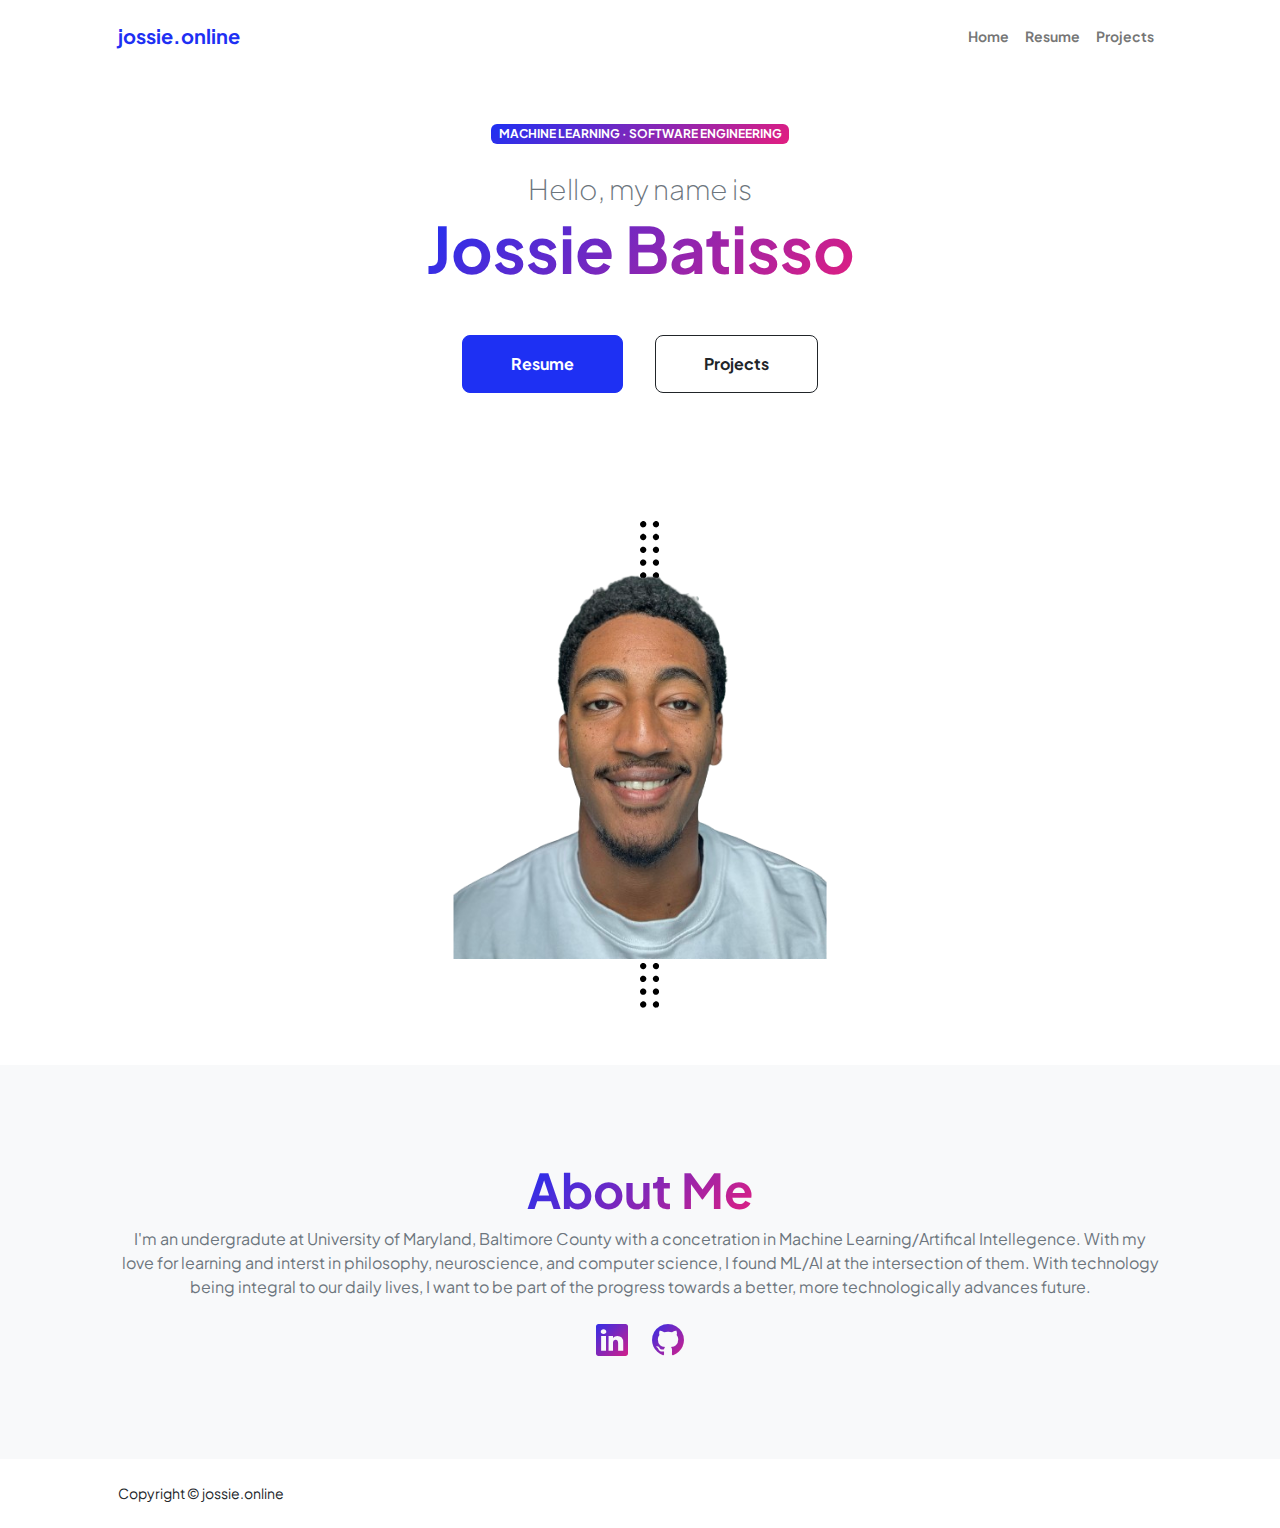
<file: index.html>
<!DOCTYPE html>
<html lang="en">
    <head>
        <meta charset="utf-8" />
        <meta name="viewport" content="width=device-width, initial-scale=1, shrink-to-fit=no" />
        <meta name="description" content="" />
        <meta name="author" content="" />
        <title>jossie.online</title>
        <!-- Favicon-->
        <link rel="icon" type="image/x-icon" href="assets/Daniel.jpg" />
        <!-- Custom Google font-->
        <link rel="preconnect" href="https://fonts.googleapis.com" />
        <link rel="preconnect" href="https://fonts.gstatic.com" crossorigin />
        <link href="https://fonts.googleapis.com/css2?family=Plus+Jakarta+Sans:wght@100;200;300;400;500;600;700;800;900&amp;display=swap" rel="stylesheet" />
        <!-- Bootstrap icons-->
        <link href="https://cdn.jsdelivr.net/npm/bootstrap-icons@1.8.1/font/bootstrap-icons.css" rel="stylesheet" />
        <!-- Core theme CSS (includes Bootstrap)-->
        <link href="css/styles.css" rel="stylesheet" />
    </head>
    <body class="d-flex flex-column h-100">
        <main class="flex-shrink-0">
            <!-- Navigation-->
            <nav class="navbar navbar-expand-lg navbar-light bg-white py-3">
                <div class="container px-5">
                    <a class="navbar-brand" href="index.html"><span class="fw-bolder text-primary">jossie.online</span></a>
                    <button class="navbar-toggler" type="button" data-bs-toggle="collapse" data-bs-target="#navbarSupportedContent" aria-controls="navbarSupportedContent" aria-expanded="false" aria-label="Toggle navigation"><span class="navbar-toggler-icon"></span></button>
                    <div class="collapse navbar-collapse" id="navbarSupportedContent">
                        <ul class="navbar-nav ms-auto mb-2 mb-lg-0 small fw-bolder">
                            <li class="nav-item"><a class="nav-link" href="index.html">Home</a></li>
                            <li class="nav-item"><a class="nav-link" href="resume.html">Resume</a></li>
                            <li class="nav-item"><a class="nav-link" href="projects.html">Projects</a></li>
                        </ul>
                    </div>
                </div>
            </nav>
            <!-- Header-->
            <header class="py-5">
                <div class="container px-5 pb-5">
                    <div class="row gx-5 align-items-center">
                        <div class="col-xxl-5">
                            <!-- Header text content-->
                            <div class="text-center text-xxl-start">
                                <div class="badge bg-gradient-primary-to-secondary text-white mb-4"><div class="text-uppercase">Machine Learning &middot; Software Engineering </div></div>
                                <div class="fs-3 fw-light text-muted"> Hello, my name is </div>
                                <h1 class="display-3 fw-bolder mb-5"><span class="text-gradient d-inline">Jossie Batisso</span></h1>
                                <div class="d-grid gap-3 d-sm-flex justify-content-sm-center justify-content-xxl-start mb-3">
                                    <a class="btn btn-primary btn-lg px-5 py-3 me-sm-3 fs-6 fw-bolder" href="resume.html">Resume</a>
                                    <a class="btn btn-outline-dark btn-lg px-5 py-3 fs-6 fw-bolder" href="projects.html">Projects</a>
                                </div>
                            </div>
                        </div>
                        <div class="col-xxl-7">
                            <!-- Header profile picture-->
                            <div class="d-flex justify-content-center mt-5 mt-xxl-0">
                                <div class="profile bg-gradient-primary-to-secondary">
                                    <!-- TIP: For best results, use a photo with a transparent background like the demo example below-->
                                    <!-- Watch a tutorial on how to do this on YouTube (link)-->
                                    <img class="profile-img" src="assets/profile.png" alt="..." />
                                    <div class="dots-1">
                                        <!-- SVG Dots-->
                                        <svg version="1.1" xmlns="http://www.w3.org/2000/svg" xmlns:xlink="http://www.w3.org/1999/xlink" x="0px" y="0px" viewBox="0 0 191.6 1215.4" style="enable-background: new 0 0 191.6 1215.4" xml:space="preserve">
                                            <g transform="translate(0.000000,1280.000000) scale(0.100000,-0.100000)">
                                                <path d="M227.7,12788.6c-105-35-200-141-222-248c-43-206,163-412,369-369c155,32,275,190,260,339c-11,105-90,213-190,262        C383.7,12801.6,289.7,12808.6,227.7,12788.6z"></path>
                                                <path d="M1507.7,12788.6c-151-50-253-216-222-362c25-119,136-230,254-255c194-41,395,142,375,339c-11,105-90,213-190,262        C1663.7,12801.6,1569.7,12808.6,1507.7,12788.6z"></path>
                                                <path d="M227.7,11508.6c-105-35-200-141-222-248c-43-206,163-412,369-369c155,32,275,190,260,339c-11,105-90,213-190,262        C383.7,11521.6,289.7,11528.6,227.7,11508.6z"></path>
                                                <path d="M1507.7,11508.6c-151-50-253-216-222-362c25-119,136-230,254-255c194-41,395,142,375,339c-11,105-90,213-190,262        C1663.7,11521.6,1569.7,11528.6,1507.7,11508.6z"></path>
                                                <path d="M227.7,10228.6c-105-35-200-141-222-248c-43-206,163-412,369-369c155,32,275,190,260,339c-11,105-90,213-190,262        C383.7,10241.6,289.7,10248.6,227.7,10228.6z"></path>
                                                <path d="M1507.7,10228.6c-105-35-200-141-222-248c-43-206,163-412,369-369c155,32,275,190,260,339c-11,105-90,213-190,262        C1663.7,10241.6,1569.7,10248.6,1507.7,10228.6z"></path>
                                                <path d="M227.7,8948.6c-105-35-200-141-222-248c-43-206,163-412,369-369c155,32,275,190,260,339c-11,105-90,213-190,262        C383.7,8961.6,289.7,8968.6,227.7,8948.6z"></path>
                                                <path d="M1507.7,8948.6c-105-35-200-141-222-248c-43-206,163-412,369-369c155,32,275,190,260,339c-11,105-90,213-190,262        C1663.7,8961.6,1569.7,8968.6,1507.7,8948.6z"></path>
                                                <path d="M227.7,7668.6c-105-35-200-141-222-248c-43-206,163-412,369-369c155,32,275,190,260,339c-11,105-90,213-190,262        C383.7,7681.6,289.7,7688.6,227.7,7668.6z"></path>
                                                <path d="M1507.7,7668.6c-105-35-200-141-222-248c-43-206,163-412,369-369c155,32,275,190,260,339c-11,105-90,213-190,262        C1663.7,7681.6,1569.7,7688.6,1507.7,7668.6z"></path>
                                                <path d="M227.7,6388.6c-105-35-200-141-222-248c-43-206,163-412,369-369c155,32,275,190,260,339c-11,105-90,213-190,262        C383.7,6401.6,289.7,6408.6,227.7,6388.6z"></path>
                                                <path d="M1507.7,6388.6c-105-35-200-141-222-248c-43-206,163-412,369-369c155,32,275,190,260,339c-11,105-90,213-190,262        C1663.7,6401.6,1569.7,6408.6,1507.7,6388.6z"></path>
                                                <path d="M227.7,5108.6c-105-35-200-141-222-248c-43-206,163-412,369-369c155,32,275,190,260,339c-11,105-90,213-190,262        C383.7,5121.6,289.7,5128.6,227.7,5108.6z"></path>
                                                <path d="M1507.7,5108.6c-105-35-200-141-222-248c-43-206,163-412,369-369c155,32,275,190,260,339c-11,105-90,213-190,262        C1663.7,5121.6,1569.7,5128.6,1507.7,5108.6z"></path>
                                                <path d="M227.7,3828.6c-105-35-200-141-222-248c-43-206,163-412,369-369c155,32,275,190,260,339c-11,105-90,213-190,262        C383.7,3841.6,289.7,3848.6,227.7,3828.6z"></path>
                                                <path d="M1507.7,3828.6c-105-35-200-141-222-248c-43-206,163-412,369-369c155,32,275,190,260,339c-11,105-90,213-190,262        C1663.7,3841.6,1569.7,3848.6,1507.7,3828.6z"></path>
                                                <path d="M227.7,2548.6c-105-35-200-141-222-248c-43-206,163-412,369-369c155,32,275,190,260,339c-11,105-90,213-190,262        C383.7,2561.6,289.7,2568.6,227.7,2548.6z"></path>
                                                <path d="M1507.7,2548.6c-105-35-200-141-222-248c-43-206,163-412,369-369c155,32,275,190,260,339c-11,105-90,213-190,262        C1663.7,2561.6,1569.7,2568.6,1507.7,2548.6z"></path>
                                                <path d="M227.7,1268.6c-105-35-200-141-222-248c-43-206,163-412,369-369c155,32,275,190,260,339c-11,105-90,213-190,262        C383.7,1281.6,289.7,1288.6,227.7,1268.6z"></path>
                                                <path d="M1507.7,1268.6c-105-35-200-141-222-248c-43-206,163-412,369-369c155,32,275,190,260,339c-11,105-90,213-190,262        C1663.7,1281.6,1569.7,1288.6,1507.7,1268.6z"></path>
                                            </g>
                                        </svg>
                                        <!-- END of SVG dots-->
                                    </div>
                                    <div class="dots-2">
                                        <!-- SVG Dots-->
                                        <svg version="1.1" xmlns="http://www.w3.org/2000/svg" xmlns:xlink="http://www.w3.org/1999/xlink" x="0px" y="0px" viewBox="0 0 191.6 1215.4" style="enable-background: new 0 0 191.6 1215.4" xml:space="preserve">
                                            <g transform="translate(0.000000,1280.000000) scale(0.100000,-0.100000)">
                                                <path d="M227.7,12788.6c-105-35-200-141-222-248c-43-206,163-412,369-369c155,32,275,190,260,339c-11,105-90,213-190,262        C383.7,12801.6,289.7,12808.6,227.7,12788.6z"></path>
                                                <path d="M1507.7,12788.6c-151-50-253-216-222-362c25-119,136-230,254-255c194-41,395,142,375,339c-11,105-90,213-190,262        C1663.7,12801.6,1569.7,12808.6,1507.7,12788.6z"></path>
                                                <path d="M227.7,11508.6c-105-35-200-141-222-248c-43-206,163-412,369-369c155,32,275,190,260,339c-11,105-90,213-190,262        C383.7,11521.6,289.7,11528.6,227.7,11508.6z"></path>
                                                <path d="M1507.7,11508.6c-151-50-253-216-222-362c25-119,136-230,254-255c194-41,395,142,375,339c-11,105-90,213-190,262        C1663.7,11521.6,1569.7,11528.6,1507.7,11508.6z"></path>
                                                <path d="M227.7,10228.6c-105-35-200-141-222-248c-43-206,163-412,369-369c155,32,275,190,260,339c-11,105-90,213-190,262        C383.7,10241.6,289.7,10248.6,227.7,10228.6z"></path>
                                                <path d="M1507.7,10228.6c-105-35-200-141-222-248c-43-206,163-412,369-369c155,32,275,190,260,339c-11,105-90,213-190,262        C1663.7,10241.6,1569.7,10248.6,1507.7,10228.6z"></path>
                                                <path d="M227.7,8948.6c-105-35-200-141-222-248c-43-206,163-412,369-369c155,32,275,190,260,339c-11,105-90,213-190,262        C383.7,8961.6,289.7,8968.6,227.7,8948.6z"></path>
                                                <path d="M1507.7,8948.6c-105-35-200-141-222-248c-43-206,163-412,369-369c155,32,275,190,260,339c-11,105-90,213-190,262        C1663.7,8961.6,1569.7,8968.6,1507.7,8948.6z"></path>
                                                <path d="M227.7,7668.6c-105-35-200-141-222-248c-43-206,163-412,369-369c155,32,275,190,260,339c-11,105-90,213-190,262        C383.7,7681.6,289.7,7688.6,227.7,7668.6z"></path>
                                                <path d="M1507.7,7668.6c-105-35-200-141-222-248c-43-206,163-412,369-369c155,32,275,190,260,339c-11,105-90,213-190,262        C1663.7,7681.6,1569.7,7688.6,1507.7,7668.6z"></path>
                                                <path d="M227.7,6388.6c-105-35-200-141-222-248c-43-206,163-412,369-369c155,32,275,190,260,339c-11,105-90,213-190,262        C383.7,6401.6,289.7,6408.6,227.7,6388.6z"></path>
                                                <path d="M1507.7,6388.6c-105-35-200-141-222-248c-43-206,163-412,369-369c155,32,275,190,260,339c-11,105-90,213-190,262        C1663.7,6401.6,1569.7,6408.6,1507.7,6388.6z"></path>
                                                <path d="M227.7,5108.6c-105-35-200-141-222-248c-43-206,163-412,369-369c155,32,275,190,260,339c-11,105-90,213-190,262        C383.7,5121.6,289.7,5128.6,227.7,5108.6z"></path>
                                                <path d="M1507.7,5108.6c-105-35-200-141-222-248c-43-206,163-412,369-369c155,32,275,190,260,339c-11,105-90,213-190,262        C1663.7,5121.6,1569.7,5128.6,1507.7,5108.6z"></path>
                                                <path d="M227.7,3828.6c-105-35-200-141-222-248c-43-206,163-412,369-369c155,32,275,190,260,339c-11,105-90,213-190,262        C383.7,3841.6,289.7,3848.6,227.7,3828.6z"></path>
                                                <path d="M1507.7,3828.6c-105-35-200-141-222-248c-43-206,163-412,369-369c155,32,275,190,260,339c-11,105-90,213-190,262        C1663.7,3841.6,1569.7,3848.6,1507.7,3828.6z"></path>
                                                <path d="M227.7,2548.6c-105-35-200-141-222-248c-43-206,163-412,369-369c155,32,275,190,260,339c-11,105-90,213-190,262        C383.7,2561.6,289.7,2568.6,227.7,2548.6z"></path>
                                                <path d="M1507.7,2548.6c-105-35-200-141-222-248c-43-206,163-412,369-369c155,32,275,190,260,339c-11,105-90,213-190,262        C1663.7,2561.6,1569.7,2568.6,1507.7,2548.6z"></path>
                                                <path d="M227.7,1268.6c-105-35-200-141-222-248c-43-206,163-412,369-369c155,32,275,190,260,339c-11,105-90,213-190,262        C383.7,1281.6,289.7,1288.6,227.7,1268.6z"></path>
                                                <path d="M1507.7,1268.6c-105-35-200-141-222-248c-43-206,163-412,369-369c155,32,275,190,260,339c-11,105-90,213-190,262        C1663.7,1281.6,1569.7,1288.6,1507.7,1268.6z"></path>
                                            </g>
                                        </svg>
                                        <!-- END of SVG dots-->
                                    </div>
                                    <div class="dots-3">
                                        <!-- SVG Dots-->
                                        <svg version="1.1" xmlns="http://www.w3.org/2000/svg" xmlns:xlink="http://www.w3.org/1999/xlink" x="0px" y="0px" viewBox="0 0 191.6 1215.4" style="enable-background: new 0 0 191.6 1215.4" xml:space="preserve">
                                            <g transform="translate(0.000000,1280.000000) scale(0.100000,-0.100000)">
                                                <path d="M227.7,12788.6c-105-35-200-141-222-248c-43-206,163-412,369-369c155,32,275,190,260,339c-11,105-90,213-190,262        C383.7,12801.6,289.7,12808.6,227.7,12788.6z"></path>
                                                <path d="M1507.7,12788.6c-151-50-253-216-222-362c25-119,136-230,254-255c194-41,395,142,375,339c-11,105-90,213-190,262        C1663.7,12801.6,1569.7,12808.6,1507.7,12788.6z"></path>
                                                <path d="M227.7,11508.6c-105-35-200-141-222-248c-43-206,163-412,369-369c155,32,275,190,260,339c-11,105-90,213-190,262        C383.7,11521.6,289.7,11528.6,227.7,11508.6z"></path>
                                                <path d="M1507.7,11508.6c-151-50-253-216-222-362c25-119,136-230,254-255c194-41,395,142,375,339c-11,105-90,213-190,262        C1663.7,11521.6,1569.7,11528.6,1507.7,11508.6z"></path>
                                                <path d="M227.7,10228.6c-105-35-200-141-222-248c-43-206,163-412,369-369c155,32,275,190,260,339c-11,105-90,213-190,262        C383.7,10241.6,289.7,10248.6,227.7,10228.6z"></path>
                                                <path d="M1507.7,10228.6c-105-35-200-141-222-248c-43-206,163-412,369-369c155,32,275,190,260,339c-11,105-90,213-190,262        C1663.7,10241.6,1569.7,10248.6,1507.7,10228.6z"></path>
                                                <path d="M227.7,8948.6c-105-35-200-141-222-248c-43-206,163-412,369-369c155,32,275,190,260,339c-11,105-90,213-190,262        C383.7,8961.6,289.7,8968.6,227.7,8948.6z"></path>
                                                <path d="M1507.7,8948.6c-105-35-200-141-222-248c-43-206,163-412,369-369c155,32,275,190,260,339c-11,105-90,213-190,262        C1663.7,8961.6,1569.7,8968.6,1507.7,8948.6z"></path>
                                                <path d="M227.7,7668.6c-105-35-200-141-222-248c-43-206,163-412,369-369c155,32,275,190,260,339c-11,105-90,213-190,262        C383.7,7681.6,289.7,7688.6,227.7,7668.6z"></path>
                                                <path d="M1507.7,7668.6c-105-35-200-141-222-248c-43-206,163-412,369-369c155,32,275,190,260,339c-11,105-90,213-190,262        C1663.7,7681.6,1569.7,7688.6,1507.7,7668.6z"></path>
                                                <path d="M227.7,6388.6c-105-35-200-141-222-248c-43-206,163-412,369-369c155,32,275,190,260,339c-11,105-90,213-190,262        C383.7,6401.6,289.7,6408.6,227.7,6388.6z"></path>
                                                <path d="M1507.7,6388.6c-105-35-200-141-222-248c-43-206,163-412,369-369c155,32,275,190,260,339c-11,105-90,213-190,262        C1663.7,6401.6,1569.7,6408.6,1507.7,6388.6z"></path>
                                                <path d="M227.7,5108.6c-105-35-200-141-222-248c-43-206,163-412,369-369c155,32,275,190,260,339c-11,105-90,213-190,262        C383.7,5121.6,289.7,5128.6,227.7,5108.6z"></path>
                                                <path d="M1507.7,5108.6c-105-35-200-141-222-248c-43-206,163-412,369-369c155,32,275,190,260,339c-11,105-90,213-190,262        C1663.7,5121.6,1569.7,5128.6,1507.7,5108.6z"></path>
                                                <path d="M227.7,3828.6c-105-35-200-141-222-248c-43-206,163-412,369-369c155,32,275,190,260,339c-11,105-90,213-190,262        C383.7,3841.6,289.7,3848.6,227.7,3828.6z"></path>
                                                <path d="M1507.7,3828.6c-105-35-200-141-222-248c-43-206,163-412,369-369c155,32,275,190,260,339c-11,105-90,213-190,262        C1663.7,3841.6,1569.7,3848.6,1507.7,3828.6z"></path>
                                                <path d="M227.7,2548.6c-105-35-200-141-222-248c-43-206,163-412,369-369c155,32,275,190,260,339c-11,105-90,213-190,262        C383.7,2561.6,289.7,2568.6,227.7,2548.6z"></path>
                                                <path d="M1507.7,2548.6c-105-35-200-141-222-248c-43-206,163-412,369-369c155,32,275,190,260,339c-11,105-90,213-190,262        C1663.7,2561.6,1569.7,2568.6,1507.7,2548.6z"></path>
                                                <path d="M227.7,1268.6c-105-35-200-141-222-248c-43-206,163-412,369-369c155,32,275,190,260,339c-11,105-90,213-190,262        C383.7,1281.6,289.7,1288.6,227.7,1268.6z"></path>
                                                <path d="M1507.7,1268.6c-105-35-200-141-222-248c-43-206,163-412,369-369c155,32,275,190,260,339c-11,105-90,213-190,262        C1663.7,1281.6,1569.7,1288.6,1507.7,1268.6z"></path>
                                            </g>
                                        </svg>
                                        <!-- END of SVG dots-->
                                    </div>
                                    <div class="dots-4">
                                        <!-- SVG Dots-->
                                        <svg version="1.1" xmlns="http://www.w3.org/2000/svg" xmlns:xlink="http://www.w3.org/1999/xlink" x="0px" y="0px" viewBox="0 0 191.6 1215.4" style="enable-background: new 0 0 191.6 1215.4" xml:space="preserve">
                                            <g transform="translate(0.000000,1280.000000) scale(0.100000,-0.100000)">
                                                <path d="M227.7,12788.6c-105-35-200-141-222-248c-43-206,163-412,369-369c155,32,275,190,260,339c-11,105-90,213-190,262        C383.7,12801.6,289.7,12808.6,227.7,12788.6z"></path>
                                                <path d="M1507.7,12788.6c-151-50-253-216-222-362c25-119,136-230,254-255c194-41,395,142,375,339c-11,105-90,213-190,262        C1663.7,12801.6,1569.7,12808.6,1507.7,12788.6z"></path>
                                                <path d="M227.7,11508.6c-105-35-200-141-222-248c-43-206,163-412,369-369c155,32,275,190,260,339c-11,105-90,213-190,262        C383.7,11521.6,289.7,11528.6,227.7,11508.6z"></path>
                                                <path d="M1507.7,11508.6c-151-50-253-216-222-362c25-119,136-230,254-255c194-41,395,142,375,339c-11,105-90,213-190,262        C1663.7,11521.6,1569.7,11528.6,1507.7,11508.6z"></path>
                                                <path d="M227.7,10228.6c-105-35-200-141-222-248c-43-206,163-412,369-369c155,32,275,190,260,339c-11,105-90,213-190,262        C383.7,10241.6,289.7,10248.6,227.7,10228.6z"></path>
                                                <path d="M1507.7,10228.6c-105-35-200-141-222-248c-43-206,163-412,369-369c155,32,275,190,260,339c-11,105-90,213-190,262        C1663.7,10241.6,1569.7,10248.6,1507.7,10228.6z"></path>
                                                <path d="M227.7,8948.6c-105-35-200-141-222-248c-43-206,163-412,369-369c155,32,275,190,260,339c-11,105-90,213-190,262        C383.7,8961.6,289.7,8968.6,227.7,8948.6z"></path>
                                                <path d="M1507.7,8948.6c-105-35-200-141-222-248c-43-206,163-412,369-369c155,32,275,190,260,339c-11,105-90,213-190,262        C1663.7,8961.6,1569.7,8968.6,1507.7,8948.6z"></path>
                                                <path d="M227.7,7668.6c-105-35-200-141-222-248c-43-206,163-412,369-369c155,32,275,190,260,339c-11,105-90,213-190,262        C383.7,7681.6,289.7,7688.6,227.7,7668.6z"></path>
                                                <path d="M1507.7,7668.6c-105-35-200-141-222-248c-43-206,163-412,369-369c155,32,275,190,260,339c-11,105-90,213-190,262        C1663.7,7681.6,1569.7,7688.6,1507.7,7668.6z"></path>
                                                <path d="M227.7,6388.6c-105-35-200-141-222-248c-43-206,163-412,369-369c155,32,275,190,260,339c-11,105-90,213-190,262        C383.7,6401.6,289.7,6408.6,227.7,6388.6z"></path>
                                                <path d="M1507.7,6388.6c-105-35-200-141-222-248c-43-206,163-412,369-369c155,32,275,190,260,339c-11,105-90,213-190,262        C1663.7,6401.6,1569.7,6408.6,1507.7,6388.6z"></path>
                                                <path d="M227.7,5108.6c-105-35-200-141-222-248c-43-206,163-412,369-369c155,32,275,190,260,339c-11,105-90,213-190,262        C383.7,5121.6,289.7,5128.6,227.7,5108.6z"></path>
                                                <path d="M1507.7,5108.6c-105-35-200-141-222-248c-43-206,163-412,369-369c155,32,275,190,260,339c-11,105-90,213-190,262        C1663.7,5121.6,1569.7,5128.6,1507.7,5108.6z"></path>
                                                <path d="M227.7,3828.6c-105-35-200-141-222-248c-43-206,163-412,369-369c155,32,275,190,260,339c-11,105-90,213-190,262        C383.7,3841.6,289.7,3848.6,227.7,3828.6z"></path>
                                                <path d="M1507.7,3828.6c-105-35-200-141-222-248c-43-206,163-412,369-369c155,32,275,190,260,339c-11,105-90,213-190,262        C1663.7,3841.6,1569.7,3848.6,1507.7,3828.6z"></path>
                                                <path d="M227.7,2548.6c-105-35-200-141-222-248c-43-206,163-412,369-369c155,32,275,190,260,339c-11,105-90,213-190,262        C383.7,2561.6,289.7,2568.6,227.7,2548.6z"></path>
                                                <path d="M1507.7,2548.6c-105-35-200-141-222-248c-43-206,163-412,369-369c155,32,275,190,260,339c-11,105-90,213-190,262        C1663.7,2561.6,1569.7,2568.6,1507.7,2548.6z"></path>
                                                <path d="M227.7,1268.6c-105-35-200-141-222-248c-43-206,163-412,369-369c155,32,275,190,260,339c-11,105-90,213-190,262        C383.7,1281.6,289.7,1288.6,227.7,1268.6z"></path>
                                                <path d="M1507.7,1268.6c-105-35-200-141-222-248c-43-206,163-412,369-369c155,32,275,190,260,339c-11,105-90,213-190,262        C1663.7,1281.6,1569.7,1288.6,1507.7,1268.6z"></path>
                                            </g>
                                        </svg>
                                        <!-- END of SVG dots-->
                                    </div>
                                </div>
                            </div>
                        </div>
                    </div>
                </div>
            </header>
            <!-- About Section-->
            <section class="bg-light py-5">
                <div class="container px-5">
                    <div class="row gx-5 justify-content-center">
                        <div class="col-xxl-8">
                            <div class="text-center my-5">
                                <h2 class="display-5 fw-bolder"><span class="text-gradient d-inline">About Me</span></h2>
                                <p class="text-muted">I'm an undergradute at University of Maryland, Baltimore County with a concetration in Machine Learning/Artifical Intellegence. With my love for learning and interst in philosophy, neuroscience, and computer science, I found ML/AI at the intersection of them. With technology being integral to our daily lives, I want to be part of the progress towards a better, more technologically advances future.</p>
                                <div class="d-flex justify-content-center fs-2 gap-4">
                                    <a class="text-gradient" href="https://linkedin.com/in/jossie-batisso/"><i class="bi bi-linkedin"></i></a>
                                    <a class="text-gradient" href="https://github.com/Uryzl/"><i class="bi bi-github"></i></a>
                                </div>
                            </div>
                        </div>
                    </div>
                </div>
            </section>
        </main>
        <!-- Footer-->
        <footer class="bg-white py-4 mt-auto">
            <div class="container px-5">
                <div class="row align-items-center justify-content-between flex-column flex-sm-row">
                    <div class="col-auto"><div class="small m-0">Copyright &copy; jossie.online</div></div>
                </div>
            </div>
        </footer>
        <!-- Bootstrap core JS-->
        <script src="https://cdn.jsdelivr.net/npm/bootstrap@5.2.3/dist/js/bootstrap.bundle.min.js"></script>
        <!-- Core theme JS-->
        <script src="js/scripts.js"></script>
    </body>
</html>
</file>
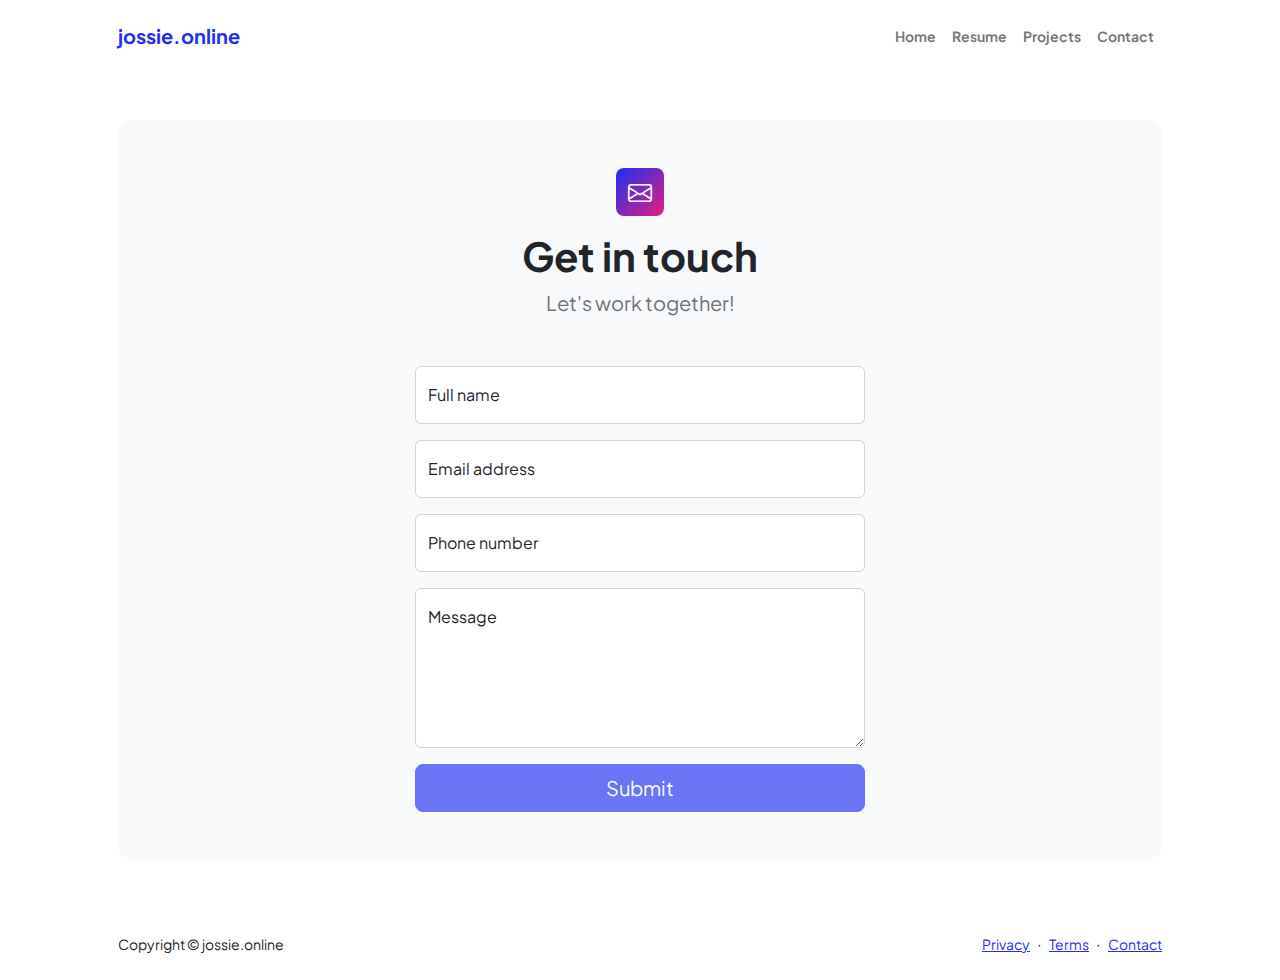
<file: contact.html>
<!DOCTYPE html>
<html lang="en">
    <head>
        <meta charset="utf-8" />
        <meta name="viewport" content="width=device-width, initial-scale=1, shrink-to-fit=no" />
        <meta name="description" content />
        <meta name="author" content />
        <title>jossie.online</title>
        <!-- Favicon-->
        <link rel="icon" type="image/x-icon" href="assets/favicon.ico" />
        <!-- Custom Google font-->
        <link rel="preconnect" href="https://fonts.googleapis.com" />
        <link rel="preconnect" href="https://fonts.gstatic.com" crossorigin />
        <link href="https://fonts.googleapis.com/css2?family=Plus+Jakarta+Sans:wght@100;200;300;400;500;600;700;800;900&amp;display=swap" rel="stylesheet" />
        <!-- Bootstrap icons-->
        <link href="https://cdn.jsdelivr.net/npm/bootstrap-icons@1.8.1/font/bootstrap-icons.css" rel="stylesheet" />
        <!-- Core theme CSS (includes Bootstrap)-->
        <link href="css/styles.css" rel="stylesheet" />
    </head>
    <body class="d-flex flex-column">
        <main class="flex-shrink-0">
            <!-- Navigation-->
            <nav class="navbar navbar-expand-lg navbar-light bg-white py-3">
                <div class="container px-5">
                    <a class="navbar-brand" href="index.html"><span class="fw-bolder text-primary">jossie.online</span></a>
                    <button class="navbar-toggler" type="button" data-bs-toggle="collapse" data-bs-target="#navbarSupportedContent" aria-controls="navbarSupportedContent" aria-expanded="false" aria-label="Toggle navigation"><span class="navbar-toggler-icon"></span></button>
                    <div class="collapse navbar-collapse" id="navbarSupportedContent">
                        <ul class="navbar-nav ms-auto mb-2 mb-lg-0 small fw-bolder">
                            <li class="nav-item"><a class="nav-link" href="index.html">Home</a></li>
                            <li class="nav-item"><a class="nav-link" href="resume.html">Resume</a></li>
                            <li class="nav-item"><a class="nav-link" href="projects.html">Projects</a></li>
                            <li class="nav-item"><a class="nav-link" href="contact.html">Contact</a></li>
                        </ul>
                    </div>
                </div>
            </nav>
            <!-- Page content-->
            <section class="py-5">
                <div class="container px-5">
                    <!-- Contact form-->
                    <div class="bg-light rounded-4 py-5 px-4 px-md-5">
                        <div class="text-center mb-5">
                            <div class="feature bg-primary bg-gradient-primary-to-secondary text-white rounded-3 mb-3"><i class="bi bi-envelope"></i></div>
                            <h1 class="fw-bolder">Get in touch</h1>
                            <p class="lead fw-normal text-muted mb-0">Let's work together!</p>
                        </div>
                        <div class="row gx-5 justify-content-center">
                            <div class="col-lg-8 col-xl-6">
                                <!-- * * * * * * * * * * * * * * *-->
                                <!-- * * SB Forms Contact Form * *-->
                                <!-- * * * * * * * * * * * * * * *-->
                                <!-- This form is pre-integrated with SB Forms.-->
                                <!-- To make this form functional, sign up at-->
                                <!-- https://startbootstrap.com/solution/contact-forms-->
                                <!-- to get an API token!-->
                                <form id="contactForm" data-sb-form-api-token="API_TOKEN">
                                    <!-- Name input-->
                                    <div class="form-floating mb-3">
                                        <input class="form-control" id="name" type="text" placeholder="Enter your name..." data-sb-validations="required" />
                                        <label for="name">Full name</label>
                                        <div class="invalid-feedback" data-sb-feedback="name:required">A name is required.</div>
                                    </div>
                                    <!-- Email address input-->
                                    <div class="form-floating mb-3">
                                        <input class="form-control" id="email" type="email" placeholder="name@example.com" data-sb-validations="required,email" />
                                        <label for="email">Email address</label>
                                        <div class="invalid-feedback" data-sb-feedback="email:required">An email is required.</div>
                                        <div class="invalid-feedback" data-sb-feedback="email:email">Email is not valid.</div>
                                    </div>
                                    <!-- Phone number input-->
                                    <div class="form-floating mb-3">
                                        <input class="form-control" id="phone" type="tel" placeholder="(123) 456-7890" data-sb-validations="required" />
                                        <label for="phone">Phone number</label>
                                        <div class="invalid-feedback" data-sb-feedback="phone:required">A phone number is required.</div>
                                    </div>
                                    <!-- Message input-->
                                    <div class="form-floating mb-3">
                                        <textarea class="form-control" id="message" type="text" placeholder="Enter your message here..." style="height: 10rem" data-sb-validations="required"></textarea>
                                        <label for="message">Message</label>
                                        <div class="invalid-feedback" data-sb-feedback="message:required">A message is required.</div>
                                    </div>
                                    <!-- Submit success message-->
                                    <!---->
                                    <!-- This is what your users will see when the form-->
                                    <!-- has successfully submitted-->
                                    <div class="d-none" id="submitSuccessMessage">
                                        <div class="text-center mb-3">
                                            <div class="fw-bolder">Form submission successful!</div>
                                            To activate this form, sign up at
                                            <br />
                                            <a href="https://startbootstrap.com/solution/contact-forms">https://startbootstrap.com/solution/contact-forms</a>
                                        </div>
                                    </div>
                                    <!-- Submit error message-->
                                    <!---->
                                    <!-- This is what your users will see when there is-->
                                    <!-- an error submitting the form-->
                                    <div class="d-none" id="submitErrorMessage"><div class="text-center text-danger mb-3">Error sending message!</div></div>
                                    <!-- Submit Button-->
                                    <div class="d-grid"><button class="btn btn-primary btn-lg disabled" id="submitButton" type="submit">Submit</button></div>
                                </form>
                            </div>
                        </div>
                    </div>
                </div>
            </section>
        </main>
        <!-- Footer-->
        <footer class="bg-white py-4 mt-auto">
            <div class="container px-5">
                <div class="row align-items-center justify-content-between flex-column flex-sm-row">
                    <div class="col-auto"><div class="small m-0">Copyright &copy; jossie.online</div></div>
                    <div class="col-auto">
                        <a class="small" href="#!">Privacy</a>
                        <span class="mx-1">&middot;</span>
                        <a class="small" href="#!">Terms</a>
                        <span class="mx-1">&middot;</span>
                        <a class="small" href="#!">Contact</a>
                    </div>
                </div>
            </div>
        </footer>
        <!-- Bootstrap core JS-->
        <script src="https://cdn.jsdelivr.net/npm/bootstrap@5.2.3/dist/js/bootstrap.bundle.min.js"></script>
        <!-- Core theme JS-->
        <script src="js/scripts.js"></script>
        <!-- * * * * * * * * * * * * * * * * * * * * * * * * * * * * * * * * * * * * * * * *-->
        <!-- * *                               SB Forms JS                               * *-->
        <!-- * * Activate your form at https://startbootstrap.com/solution/contact-forms * *-->
        <!-- * * * * * * * * * * * * * * * * * * * * * * * * * * * * * * * * * * * * * * * *-->
        <script src="https://cdn.startbootstrap.com/sb-forms-latest.js"></script>
    </body>
</html>
</file>
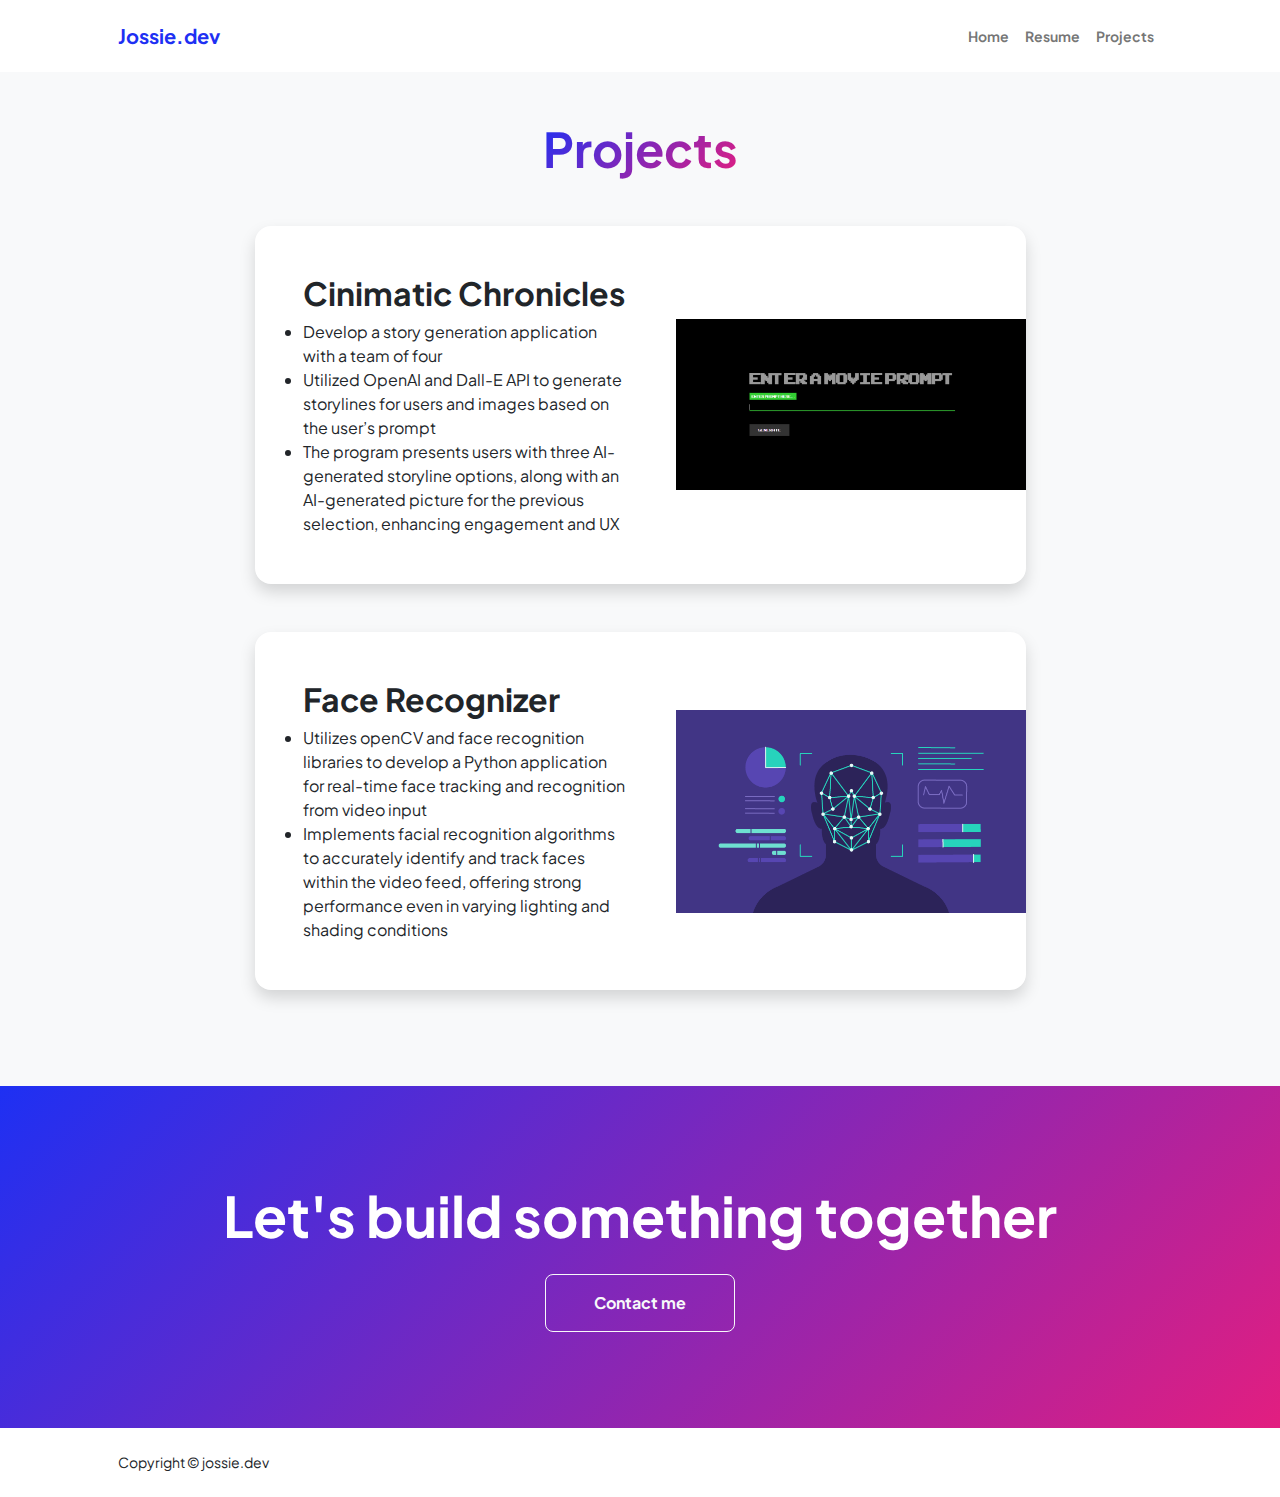
<file: projects.html>
<!DOCTYPE html>
<html lang="en">
    <head>
        <meta charset="utf-8" />
        <meta name="viewport" content="width=device-width, initial-scale=1, shrink-to-fit=no" />
        <meta name="description" content="" />
        <meta name="author" content="" />
        <title>Jossie.dev</title>
        <!-- Favicon-->
        <link rel="icon" type="image/x-icon" href="assets/Daniel.jpg" />
        <!-- Custom Google font-->
        <link rel="preconnect" href="https://fonts.googleapis.com" />
        <link rel="preconnect" href="https://fonts.gstatic.com" crossorigin />
        <link href="https://fonts.googleapis.com/css2?family=Plus+Jakarta+Sans:wght@100;200;300;400;500;600;700;800;900&amp;display=swap" rel="stylesheet" />
        <!-- Bootstrap icons-->
        <link href="https://cdn.jsdelivr.net/npm/bootstrap-icons@1.8.1/font/bootstrap-icons.css" rel="stylesheet" />
        <!-- Core theme CSS (includes Bootstrap)-->
        <link href="css/styles.css" rel="stylesheet" />
    </head>
    <body class="d-flex flex-column h-100 bg-light">
        <main class="flex-shrink-0">
            <!-- Navigation-->
            <nav class="navbar navbar-expand-lg navbar-light bg-white py-3">
                <div class="container px-5">
                    <a class="navbar-brand" href="index.html"><span class="fw-bolder text-primary">Jossie.dev</span></a>
                    <button class="navbar-toggler" type="button" data-bs-toggle="collapse" data-bs-target="#navbarSupportedContent" aria-controls="navbarSupportedContent" aria-expanded="false" aria-label="Toggle navigation"><span class="navbar-toggler-icon"></span></button>
                    <div class="collapse navbar-collapse" id="navbarSupportedContent">
                        <ul class="navbar-nav ms-auto mb-2 mb-lg-0 small fw-bolder">
                            <li class="nav-item"><a class="nav-link" href="index.html">Home</a></li>
                            <li class="nav-item"><a class="nav-link" href="resume.html">Resume</a></li>
                            <li class="nav-item"><a class="nav-link" href="projects.html">Projects</a></li>
                        </ul>
                    </div>
                </div>
            </nav>
            <!-- Projects Section-->
            <section class="py-5">
                <div class="container px-5 mb-5">
                    <div class="text-center mb-5">
                        <h1 class="display-5 fw-bolder mb-0"><span class="text-gradient d-inline">Projects</span></h1>
                    </div>
                    <div class="row gx-5 justify-content-center">
                        <div class="col-lg-11 col-xl-9 col-xxl-8">
                            <!-- Project Card 1-->
                            <div class="card overflow-hidden shadow rounded-4 border-0 mb-5">
                                <div class="card-body p-0">
                                    <div class="d-flex align-items-center">
                                        <div class="p-5">
                                            <h2 class="fw-bolder">Cinimatic Chronicles</h2>
                                            <li>Develop a story generation application with a team of four</li>
                                            <li>Utilized OpenAI and Dall-E API to generate storylines for users and images based on the user’s prompt</li>
                                            <li>The program presents users with three AI-generated storyline options, along with an AI-generated picture for the
                                                previous selection, enhancing engagement and UX</li>
                                        </div>
                                        <img class="img-fluid" src="assets/CC.png" alt="..." />
                                    </div>
                                </div>
                            </div>
                            <!-- Project Card 2-->
                            <div class="card overflow-hidden shadow rounded-4 border-0">
                                <div class="card-body p-0">
                                    <div class="d-flex align-items-center">
                                        <div class="p-5">
                                            <h2 class="fw-bolder">Face Recognizer</h2>
                                            <li>Utilizes openCV and face recognition libraries to develop a Python application for real-time face tracking and recognition from video input</li>
                                            <li>Implements facial recognition algorithms to accurately identify and track faces within the video feed, offering strong
                                                performance even in varying lighting and shading conditions</li>
                                        </div>
                                        <img class="img-fluid" src="assets/face_recognizer.png" alt="..." />
                                    </div>
                                </div>
                            </div>
                        </div>
                    </div>
                </div>
            </section>
            <!-- Call to action section-->
            <section class="py-5 bg-gradient-primary-to-secondary text-white">
                <div class="container px-5 my-5">
                    <div class="text-center">
                        <h2 class="display-4 fw-bolder mb-4">Let's build something together</h2>
                        <a class="btn btn-outline-light btn-lg px-5 py-3 fs-6 fw-bolder" href="https://linkedin.com/in/jossie-batisso/">Contact me</a>
                    </div>
                </div>
            </section>
        </main>
        <!-- Footer-->
        <footer class="bg-white py-4 mt-auto">
            <div class="container px-5">
                <div class="row align-items-center justify-content-between flex-column flex-sm-row">
                    <div class="col-auto"><div class="small m-0">Copyright &copy; jossie.dev</div></div>
                </div>
            </div>
        </footer>
        <!-- Bootstrap core JS-->
        <script src="https://cdn.jsdelivr.net/npm/bootstrap@5.2.3/dist/js/bootstrap.bundle.min.js"></script>
        <!-- Core theme JS-->
        <script src="js/scripts.js"></script>
    </body>
</html>
</file>
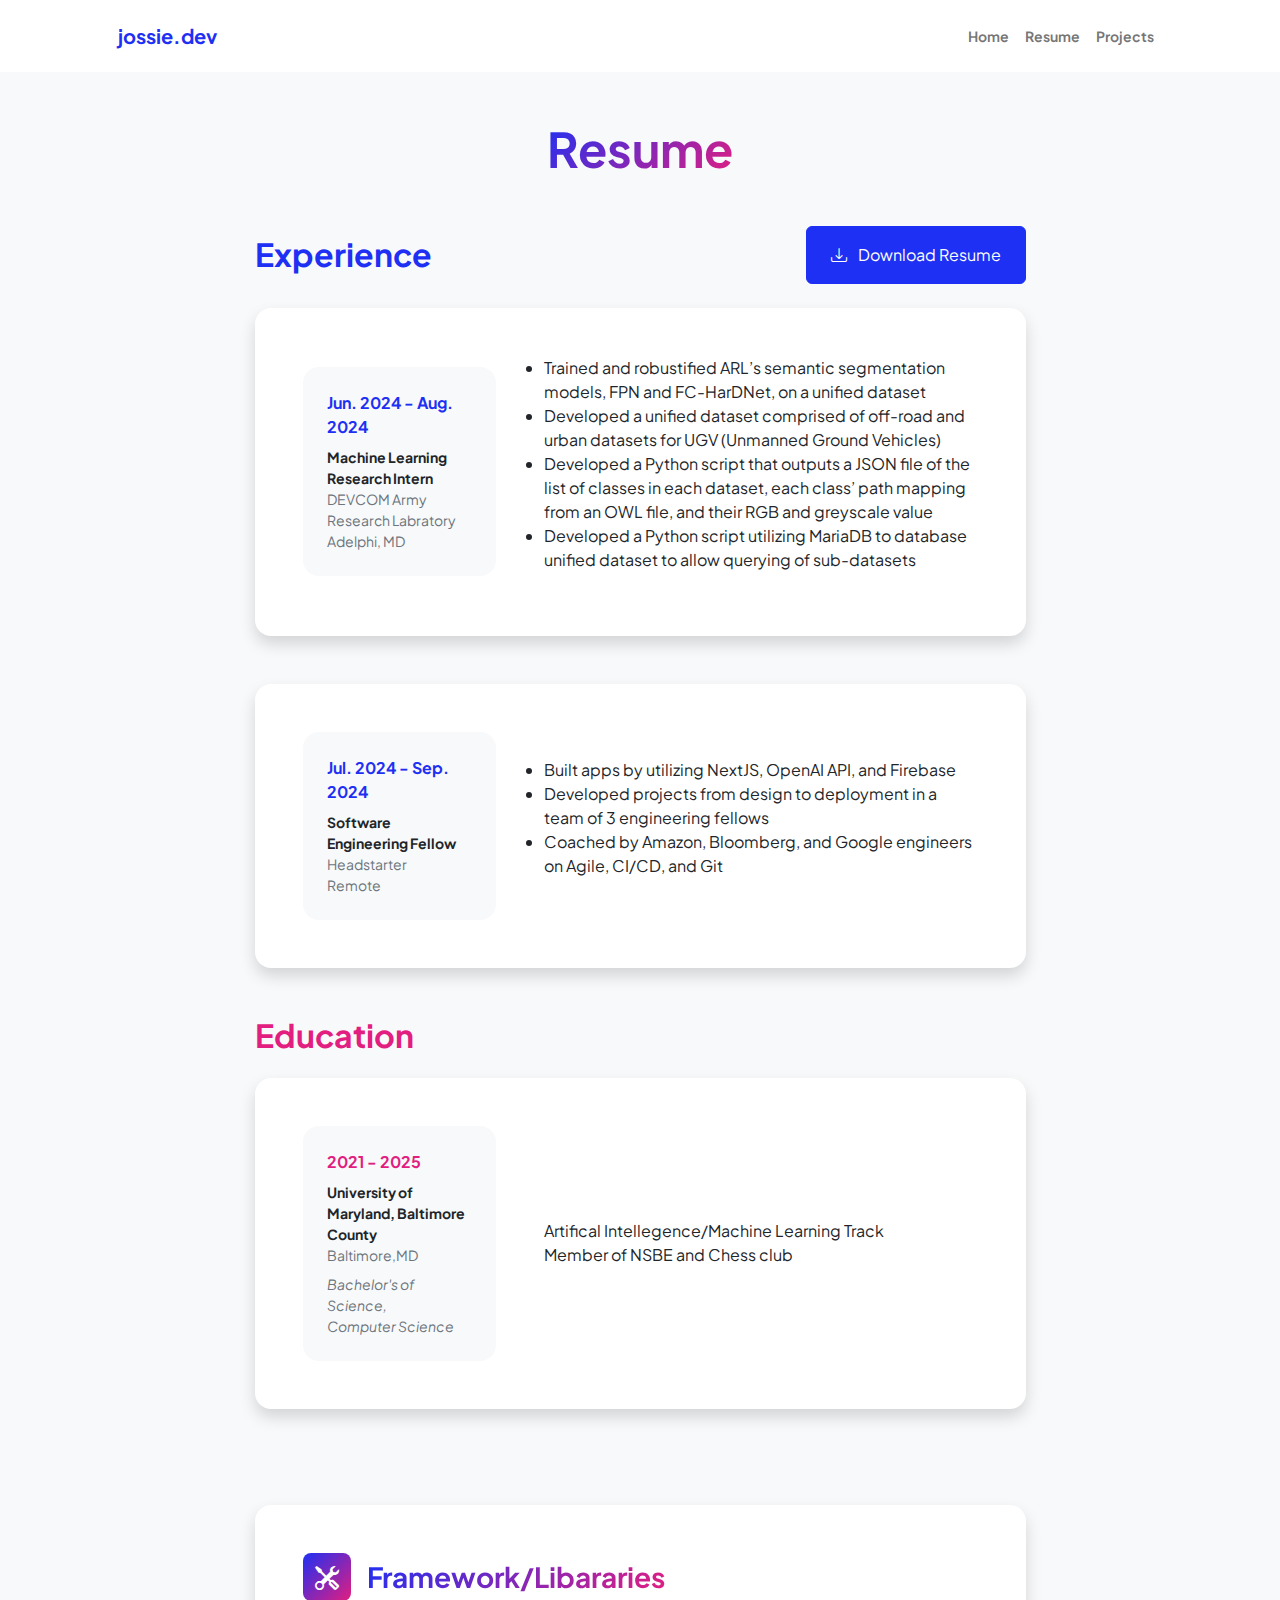
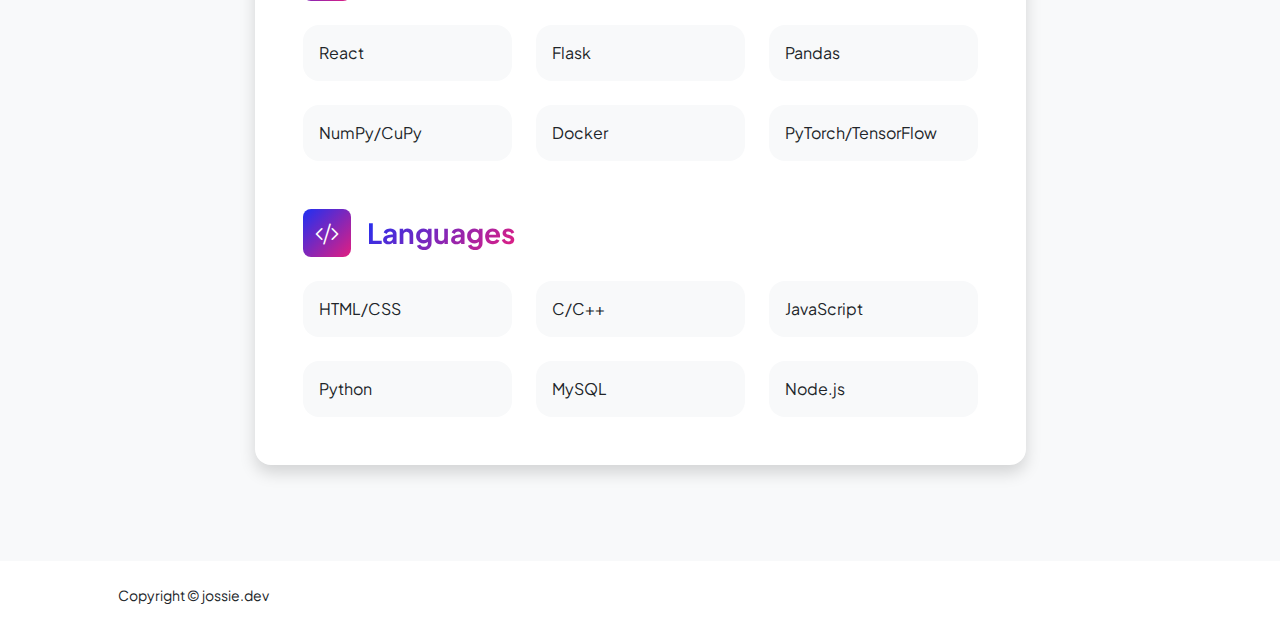
<file: resume.html>
<!DOCTYPE html>
<html lang="en">
    <head>
        <meta charset="utf-8" />
        <meta name="viewport" content="width=device-width, initial-scale=1, shrink-to-fit=no" />
        <meta name="description" content="" />
        <meta name="author" content="" />
        <title>jossie.dev</title>
        <!-- Favicon-->
        <link rel="icon" type="image/x-icon" href="assets/Daniel.jpg" />
        <!-- Custom Google font-->
        <link rel="preconnect" href="https://fonts.googleapis.com" />
        <link rel="preconnect" href="https://fonts.gstatic.com" crossorigin />
        <link href="https://fonts.googleapis.com/css2?family=Plus+Jakarta+Sans:wght@100;200;300;400;500;600;700;800;900&amp;display=swap" rel="stylesheet" />
        <!-- Bootstrap icons-->
        <link href="https://cdn.jsdelivr.net/npm/bootstrap-icons@1.8.1/font/bootstrap-icons.css" rel="stylesheet" />
        <!-- Core theme CSS (includes Bootstrap)-->
        <link href="css/styles.css" rel="stylesheet" />
    </head>
    <body class="d-flex flex-column h-100 bg-light">
        <main class="flex-shrink-0">
            <!-- Navigation-->
            <nav class="navbar navbar-expand-lg navbar-light bg-white py-3">
                <div class="container px-5">
                    <a class="navbar-brand" href="index.html"><span class="fw-bolder text-primary">jossie.dev</span></a>
                    <button class="navbar-toggler" type="button" data-bs-toggle="collapse" data-bs-target="#navbarSupportedContent" aria-controls="navbarSupportedContent" aria-expanded="false" aria-label="Toggle navigation"><span class="navbar-toggler-icon"></span></button>
                    <div class="collapse navbar-collapse" id="navbarSupportedContent">
                        <ul class="navbar-nav ms-auto mb-2 mb-lg-0 small fw-bolder">
                            <li class="nav-item"><a class="nav-link" href="index.html">Home</a></li>
                            <li class="nav-item"><a class="nav-link" href="resume.html">Resume</a></li>
                            <li class="nav-item"><a class="nav-link" href="projects.html">Projects</a></li>
                        </ul>
                    </div>
                </div>
            </nav>
            <!-- Page Content-->
            <div class="container px-5 my-5">
                <div class="text-center mb-5">
                    <h1 class="display-5 fw-bolder mb-0"><span class="text-gradient d-inline">Resume</span></h1>
                </div>
                <div class="row gx-5 justify-content-center">
                    <div class="col-lg-11 col-xl-9 col-xxl-8">
                        <!-- Experience Section-->
                        <section>
                            <div class="d-flex align-items-center justify-content-between mb-4">
                                <h2 class="text-primary fw-bolder mb-0">Experience</h2>
                                <!-- Download resume button-->
                                <!-- Note: Set the link href target to a PDF file within your project-->
                                <a class="btn btn-primary px-4 py-3" href="assets/JossieBatisso.pdf">
                                    <div class="d-inline-block bi bi-download me-2"></div>
                                    Download Resume
                                </a>
                            </div>
                            <!-- Experience Card 1-->
                            <div class="card shadow border-0 rounded-4 mb-5">
                                <div class="card-body p-5">
                                    <div class="row align-items-center gx-5">
                                        <div class="col text-center text-lg-start mb-4 mb-lg-0">
                                            <div class="bg-light p-4 rounded-4">
                                                <div class="text-primary fw-bolder mb-2">Jun. 2024 - Aug. 2024</div>
                                                <div class="small fw-bolder">Machine Learning Research Intern</div>
                                                <div class="small text-muted">DEVCOM Army Research Labratory</div>
                                                <div class="small text-muted">Adelphi, MD</div>
                                            </div>
                                        </div>
                                        <ul class="col-lg-8">
                                            <li>Trained and robustified ARL’s semantic segmentation models, FPN and FC-HarDNet, on a unified dataset</li>
                                            <li>Developed a unified dataset comprised of off-road and urban datasets for UGV (Unmanned Ground Vehicles)</li>
                                            <li>Developed a Python script that outputs a JSON file of the list of classes in each dataset, each class’ path mapping
                                                from an OWL file, and their RGB and greyscale value</li>
                                            <li>Developed a Python script utilizing MariaDB to database unified dataset to allow querying of sub-datasets</li>
                                        </ul>
                                    </div>
                                </div>
                            </div>
                            <!-- Experience Card 2-->
                            <div class="card shadow border-0 rounded-4 mb-5">
                                <div class="card-body p-5">
                                    <div class="row align-items-center gx-5">
                                        <div class="col text-center text-lg-start mb-4 mb-lg-0">
                                            <div class="bg-light p-4 rounded-4">
                                                <div class="text-primary fw-bolder mb-2">Jul. 2024 - Sep. 2024</div>
                                                <div class="small fw-bolder">Software Engineering Fellow</div>
                                                <div class="small text-muted">Headstarter</div>
                                                <div class="small text-muted">Remote</div>
                                            </div>
                                        </div>
                                        <ul class="col-lg-8">
                                            <li>Built apps by utilizing NextJS, OpenAI API, and Firebase</li>
                                            <li>Developed projects from design to deployment in a team of 3 engineering fellows</li>
                                            <li>Coached by Amazon, Bloomberg, and Google engineers on Agile, CI/CD, and Git</li>
                                        </ul>
                                    </div>
                                </div>
                            </div>
                        </section>
                        <!-- Education Section-->
                        <section>
                            <h2 class="text-secondary fw-bolder mb-4">Education</h2>
                            <!-- Education Card 1-->
                            <div class="card shadow border-0 rounded-4 mb-5">
                                <div class="card-body p-5">
                                    <div class="row align-items-center gx-5">
                                        <div class="col text-center text-lg-start mb-4 mb-lg-0">
                                            <div class="bg-light p-4 rounded-4">
                                                <div class="text-secondary fw-bolder mb-2">2021 - 2025</div>
                                                <div class="mb-2">
                                                    <div class="small fw-bolder">University of Maryland, Baltimore County</div>
                                                    <div class="small text-muted">Baltimore,MD</div>
                                                </div>
                                                <div class="fst-italic">
                                                    <div class="small text-muted">Bachelor's of Science,</div>
                                                    <div class="small text-muted">Computer Science</div>
                                                </div>
                                            </div>
                                        </div>
                                        <div class="col-lg-8">
                                            Artifical Intellegence/Machine Learning Track<br>Member of NSBE and Chess club
                                        </div>
                                    </div>
                                </div>
                            </div>
                            <!-- Education Card 2-->
                            <!-- <div class="card shadow border-0 rounded-4 mb-5">
                                <div class="card-body p-5">
                                    <div class="row align-items-center gx-5">
                                        <div class="col text-center text-lg-start mb-4 mb-lg-0">
                                            <div class="bg-light p-4 rounded-4">
                                                <div class="text-secondary fw-bolder mb-2">2011 - 2015</div>
                                                <div class="mb-2">
                                                    <div class="small fw-bolder">ULA</div>
                                                    <div class="small text-muted">Los Angeles, CA</div>
                                                </div>
                                                <div class="fst-italic">
                                                    <div class="small text-muted">Undergraduate</div>
                                                    <div class="small text-muted">Computer Science</div>
                                                </div>
                                            </div>
                                        </div>
                                        <div class="col-lg-8"><div>Lorem ipsum dolor sit amet consectetur adipisicing elit. Delectus laudantium, voluptatem quis repellendus eaque sit animi illo ipsam amet officiis corporis sed aliquam non voluptate corrupti excepturi maxime porro fuga.</div></div>
                                    </div>
                                </div>
                            </div> -->
                        </section>
                        <!-- Divider-->
                        <div class="pb-5"></div>
                        <!-- Skills Section-->
                        <section>
                            <!-- Skillset Card-->
                            <div class="card shadow border-0 rounded-4 mb-5">
                                <div class="card-body p-5">
                                    <!-- Professional skills list-->
                                    <div class="mb-5">
                                        <div class="d-flex align-items-center mb-4">
                                            <div class="feature bg-primary bg-gradient-primary-to-secondary text-white rounded-3 me-3"><i class="bi bi-tools"></i></div>
                                            <h3 class="fw-bolder mb-0"><span class="text-gradient d-inline">Framework/Libararies</span></h3>
                                        </div>
                                        <div class="row row-cols-1 row-cols-md-3 mb-4">
                                            <div class="col mb-4 mb-md-0"><div class="d-flex align-items-center bg-light rounded-4 p-3 h-100">React</div></div>
                                            <div class="col mb-4 mb-md-0"><div class="d-flex align-items-center bg-light rounded-4 p-3 h-100">Flask</div></div>
                                            <div class="col"><div class="d-flex align-items-center bg-light rounded-4 p-3 h-100">Pandas</div></div>
                                        </div>
                                        <div class="row row-cols-1 row-cols-md-3">
                                            <div class="col mb-4 mb-md-0"><div class="d-flex align-items-center bg-light rounded-4 p-3 h-100">NumPy/CuPy</div></div>
                                            <div class="col mb-4 mb-md-0"><div class="d-flex align-items-center bg-light rounded-4 p-3 h-100">Docker</div></div>
                                            <div class="col"><div class="d-flex align-items-center bg-light rounded-4 p-3 h-100">PyTorch/TensorFlow</div></div>
                                        </div>
                                    </div>
                                    <!-- Languages list-->
                                    <div class="mb-0">
                                        <div class="d-flex align-items-center mb-4">
                                            <div class="feature bg-primary bg-gradient-primary-to-secondary text-white rounded-3 me-3"><i class="bi bi-code-slash"></i></div>
                                            <h3 class="fw-bolder mb-0"><span class="text-gradient d-inline">Languages</span></h3>
                                        </div>
                                        <div class="row row-cols-1 row-cols-md-3 mb-4">
                                            <div class="col mb-4 mb-md-0"><div class="d-flex align-items-center bg-light rounded-4 p-3 h-100">HTML/CSS</div></div>
                                            <div class="col mb-4 mb-md-0"><div class="d-flex align-items-center bg-light rounded-4 p-3 h-100">C/C++</div></div>
                                            <div class="col"><div class="d-flex align-items-center bg-light rounded-4 p-3 h-100">JavaScript</div></div>
                                        </div>
                                        <div class="row row-cols-1 row-cols-md-3">
                                            <div class="col mb-4 mb-md-0"><div class="d-flex align-items-center bg-light rounded-4 p-3 h-100">Python</div></div>
                                            <div class="col mb-4 mb-md-0"><div class="d-flex align-items-center bg-light rounded-4 p-3 h-100">MySQL</div></div>
                                            <div class="col"><div class="d-flex align-items-center bg-light rounded-4 p-3 h-100">Node.js</div></div>
                                        </div>
                                    </div>
                                </div>
                            </div>
                        </section>
                    </div>
                </div>
            </div>
        </main>
        <!-- Footer-->
        <footer class="bg-white py-4 mt-auto">
            <div class="container px-5">
                <div class="row align-items-center justify-content-between flex-column flex-sm-row">
                    <div class="col-auto"><div class="small m-0">Copyright &copy; jossie.dev</div></div>
                    </div>
                </div>
            </div>
        </footer>
        <!-- Bootstrap core JS-->
        <script src="https://cdn.jsdelivr.net/npm/bootstrap@5.2.3/dist/js/bootstrap.bundle.min.js"></script>
        <!-- Core theme JS-->
        <script src="js/scripts.js"></script>
    </body>
</html>
</file>
